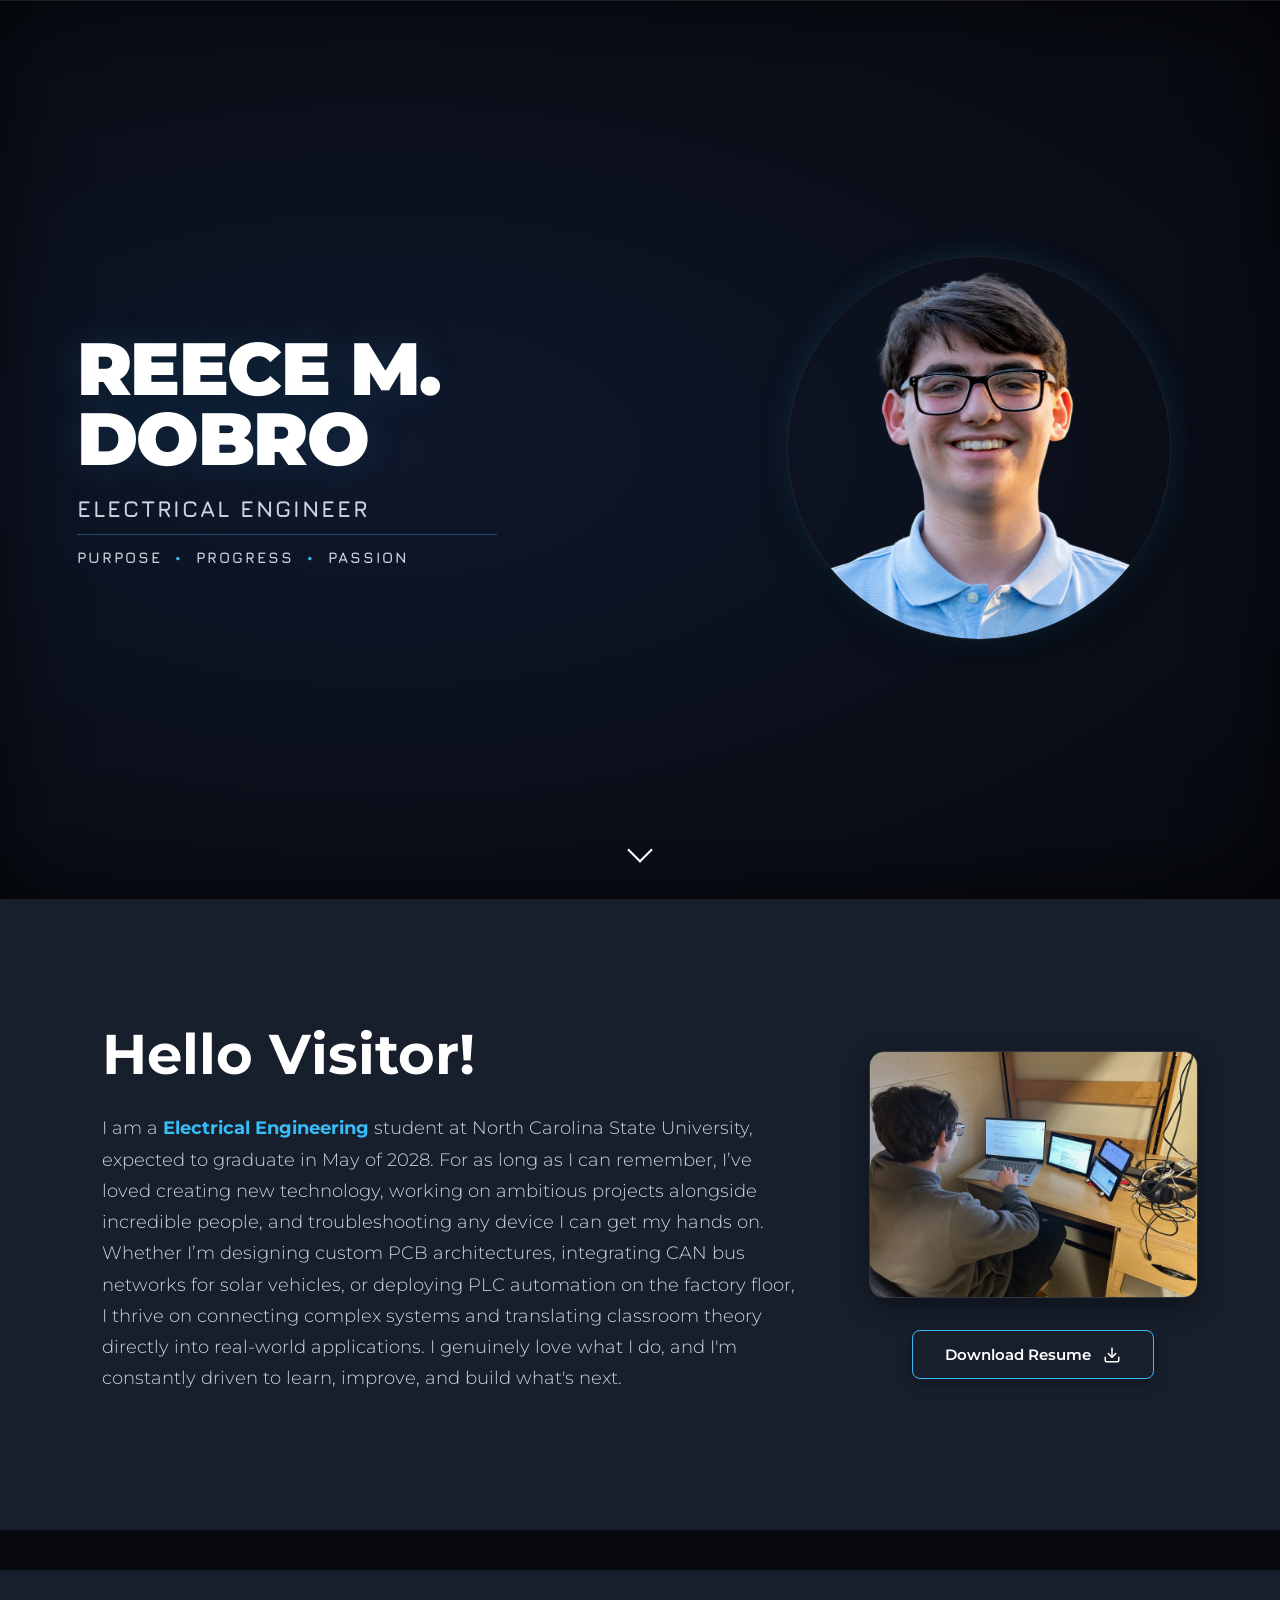
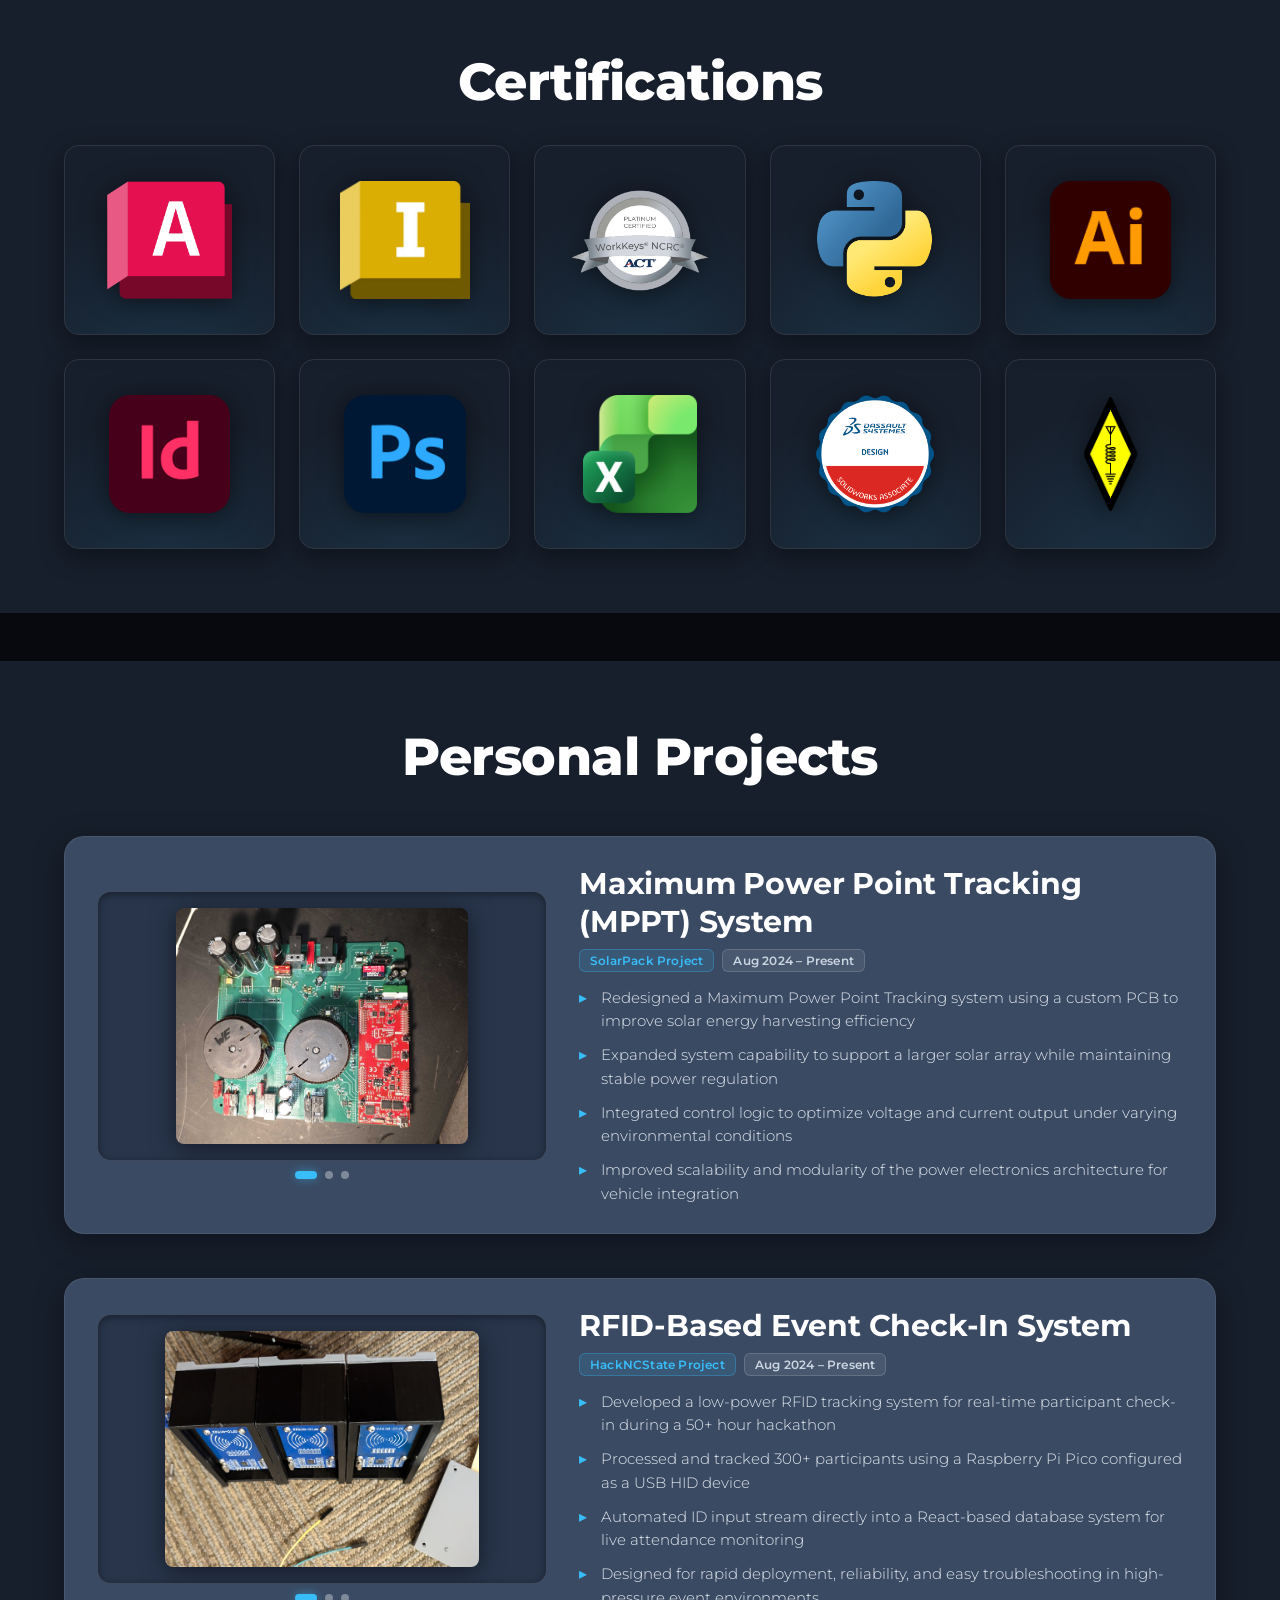
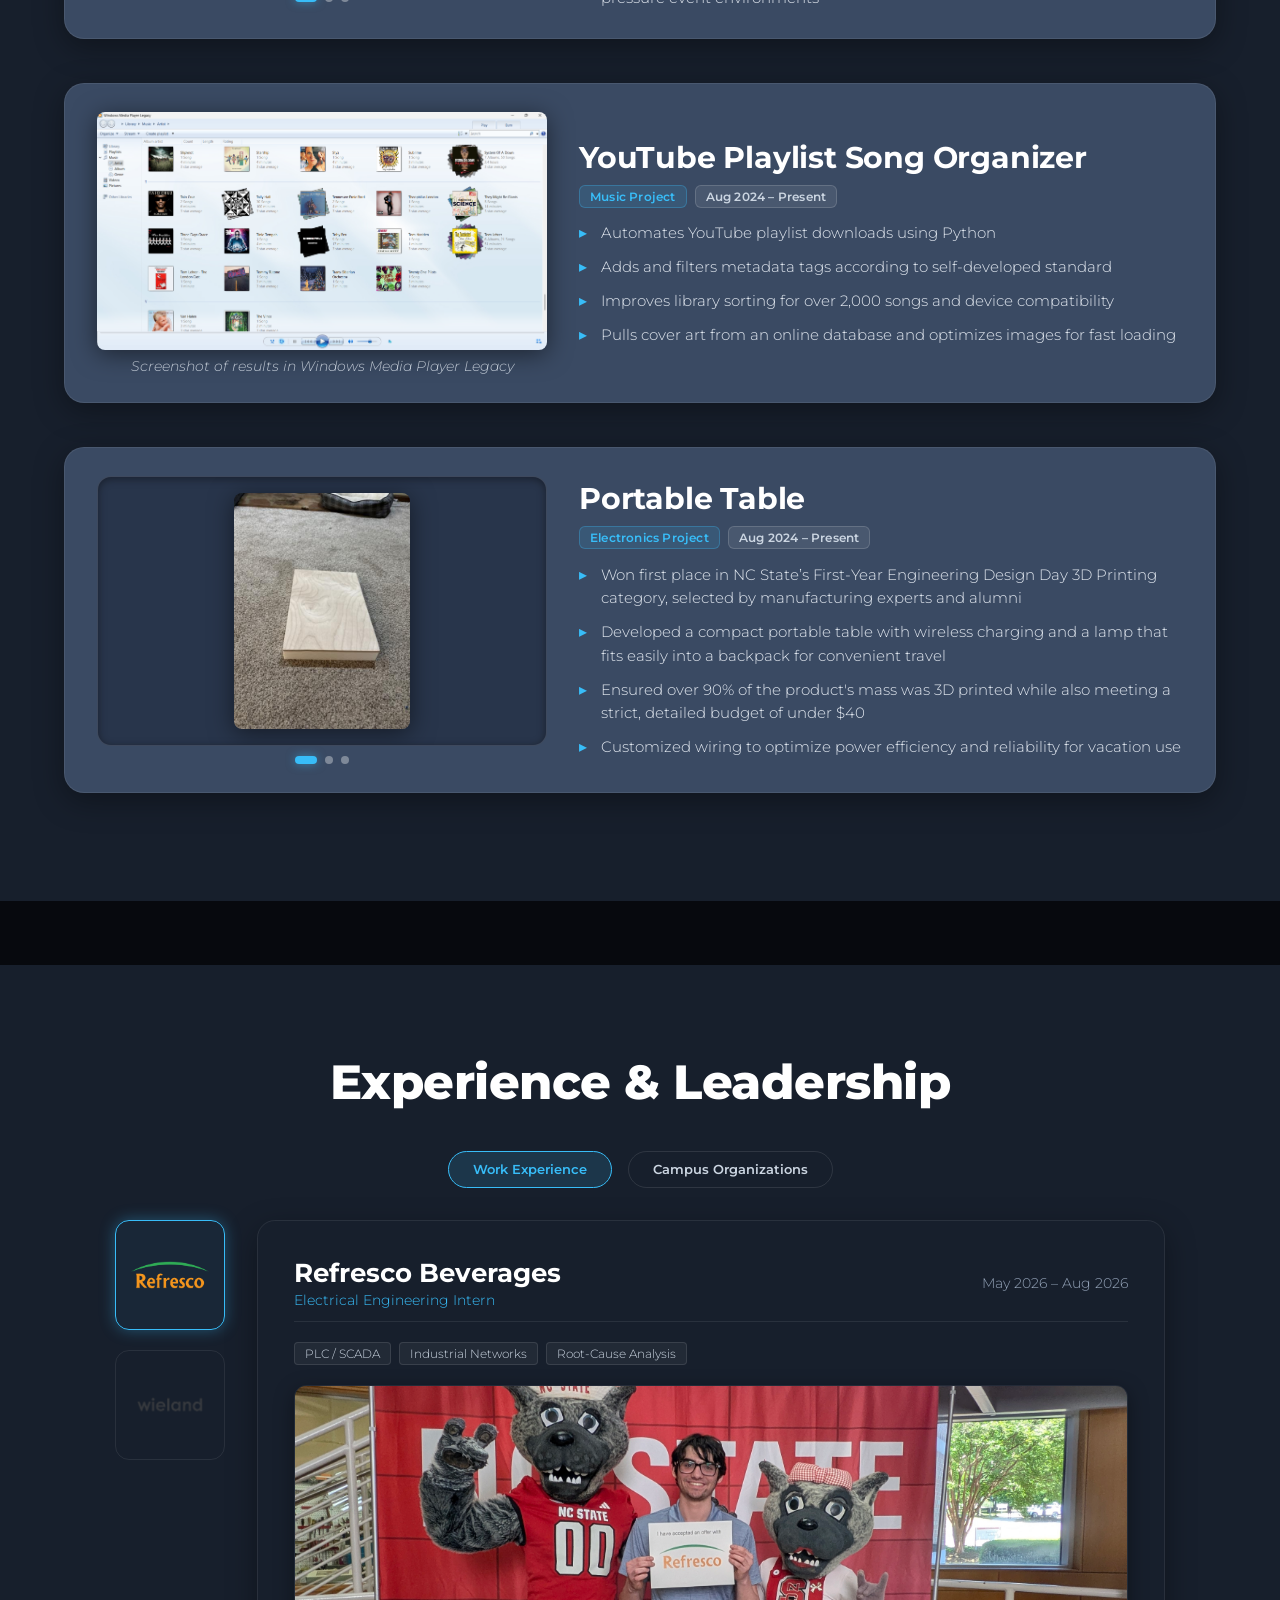
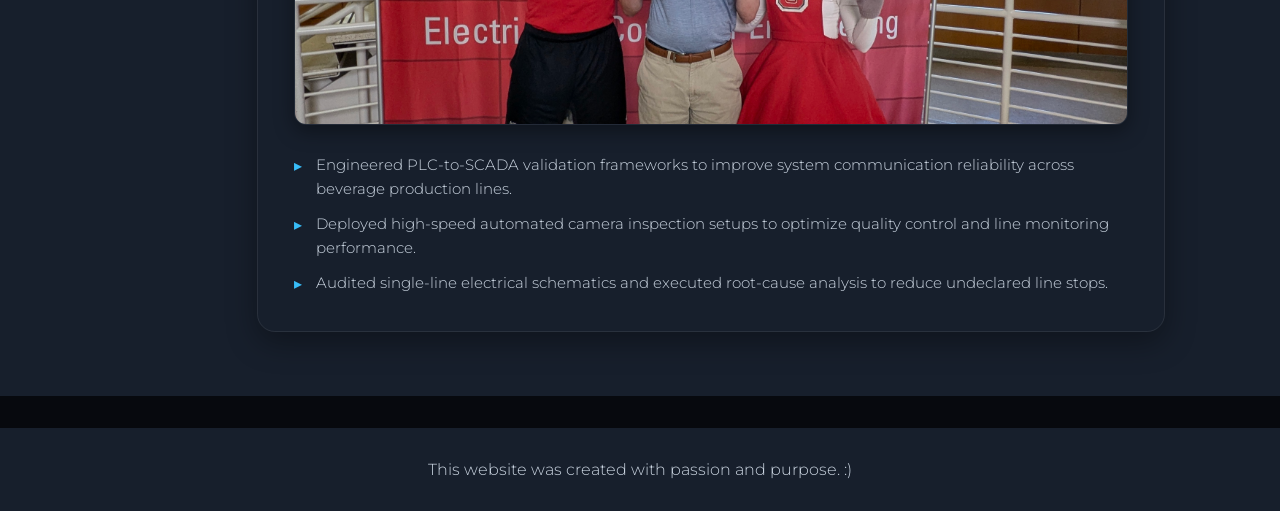
<file: index.html>
<!DOCTYPE html>
<html lang="en">
<head>
  <meta charset="UTF-8" />
  <meta name="viewport" content="width=device-width, initial-scale=1.0"/>
  <title>Reece Dobro</title>
  <link rel="icon" href="images/profile.png" type="image/png">
  <link href="https://fonts.googleapis.com/css2?family=Montserrat:wght@100;300;400;500;600;700&family=Jura:wght@100;300;400&display=swap" rel="stylesheet">  <link rel="stylesheet" href="style.css"> </head>
<body>

  <main>
    <section class="hero">
		<div class="hero-text">
		<h1>REECE M. <span class="accent-name">DOBRO</span></h1>
		
		<span class="hero-title">Electrical Engineer</span>
		<div class="hero-divider-subtle"></div>
		<p class="hero-tagline">Purpose <span>•</span> Progress <span>•</span> Passion</p>
		</div>
      <div class="hero-image">
	  <a href="https://www.linkedin.com/in/reece-dobro" target="_blank" rel="noopener noreferrer">
		<img src="images/profile.png" alt="Reece M. Dobro - Professional Profile Picture" />
	  </a>
	</div>
	  <div class="scroll-indicator">
		<div class="arrow"></div>
	  </div>
    </section>
    <section class="about-me" id="about">
      <div class="about-me-text">
        
<h2>Hello Visitor! </h2>
	<p>I am a <strong>Electrical Engineering</strong> student at North Carolina State University, expected to graduate in May of 2028. For as long as I can remember, I’ve loved creating new technology, working on ambitious projects alongside incredible people, and troubleshooting any device I can get my hands on. Whether I’m designing custom PCB architectures, integrating CAN bus networks for solar vehicles, or deploying PLC automation on the factory floor, I thrive on connecting complex systems and translating classroom theory directly into real-world applications. I genuinely love what I do, and I'm constantly driven to learn, improve, and build what's next.</p>        </div>
      <div class="about-me-image">
        <img src="images/about-me.jpg" alt="Reece M. Dobro - About Me Image" class="fade-in-on-scroll">
		<div class="hero-actions">
    <a href="resume.pdf" class="btn-resume" target="_blank" download>
      <span>Download Resume</span>
      <svg class="download-icon" viewBox="0 0 24 24" fill="none" stroke="currentColor" stroke-width="2" stroke-linecap="round" stroke-linejoin="round">
        <path d="M21 15v4a2 2 0 0 1-2 2H5a2 2 0 0 1-2-2v-4"></path>
        <polyline points="7 10 12 15 17 10"></polyline>
        <line x1="12" y1="15" x2="12" y2="3"></line>
      </svg>
    </a>
  </div>
      </div>
    </section>
	

<section class="certs">
  <h2 class="central-heading">Certifications</h2>
  <div class="cert-grid-container">
    <!-- Row 1 -->
    <div class="cert-grid-item">
      <img src="images/icon_1.png" alt="Autodesk AutoCAD">
      <div class="cert-overlay">
        <h3>Autodesk AutoCAD</h3>
        <p>Certified in 2022 by Certiport.</p>
      </div>
    </div>

    <div class="cert-grid-item">
      <img src="images/icon_2.png" alt="Autodesk Inventor">
      <div class="cert-overlay">
        <h3>Autodesk Inventor</h3>
        <p>Certified in 2023 by Certiport.</p>
      </div>
    </div>

    <div class="cert-grid-item">
      <img src="images/icon_3.png" alt="ACT WorkKeys">
      <div class="cert-overlay">
        <h3>ACT WorkKeys</h3>
        <p>Highest possible score achieved.</p>
      </div>
    </div>

    <div class="cert-grid-item">
      <img src="images/icon_4.png" alt="Python MTA">
      <div class="cert-overlay">
        <h3>Python MTA</h3>
        <p>Microsoft Certified in 2022.</p>
      </div>
    </div>

    <div class="cert-grid-item">
      <img src="images/icon_5.png" alt="Adobe Illustrator">
      <div class="cert-overlay">
        <h3>Adobe Illustrator</h3>
        <p>Certified in 2021 by Certiport.</p>
      </div>
    </div>

    <!-- Row 2 -->
    <div class="cert-grid-item">
      <img src="images/icon_6.png" alt="Adobe InDesign">
      <div class="cert-overlay">
        <h3>Adobe InDesign</h3>
        <p>Certified in 2021 by Certiport.</p>
      </div>
    </div>

    <div class="cert-grid-item">
      <img src="images/icon_8.png" alt="Adobe Premiere Pro">
      <div class="cert-overlay">
        <h3>Adobe Premiere Pro</h3>
        <p>Certified in 2023 by Certiport.</p>
      </div>
    </div>

    <div class="cert-grid-item">
      <img src="images/icon_7.png" alt="Microsoft Excel">
      <div class="cert-overlay">
        <h3>Microsoft Excel</h3>
        <p>Certified in 2021 by Certiport.</p>
      </div>
    </div>

    <div class="cert-grid-item">
      <img src="images/icon_9.png" alt="New Certification 1">
      <div class="cert-overlay">
        <h3>Solidworks CSWA</h3>
        <p>Certified in 2026 by Dassault Systèmes.</p>
      </div>
    </div>

    <div class="cert-grid-item">
      <img src="images/icon_10.png" alt="New Certification 2">
      <div class="cert-overlay">
        <h3>Ham Radio License</h3>
        <p>Certified in 2026 as a Ham Radio Technician.</p>
      </div>
    </div>
  </div>
</section>
	<section class="projects" id="projects">
  <h2 class="central-heading-major">Personal Projects</h2>

  <!-- Project 1: MPPT System -->
  <div class="project-card">
    <div class="slideshow-wrapper">
      <div class="slideshow-container mppt-slides">
        <div class="slide fade">
          <img src="images/mppt1.jpg" alt="MPPT PCB Design" loading="lazy">
        </div>
        <div class="slide fade">
          <img src="images/mppt2.jpg" alt="MPPT Testing Setup" loading="lazy">
        </div>
        <div class="slide fade">
          <img src="images/mppt3.png" alt="Solar Array Integration" loading="lazy">
        </div>
      </div>
      <div class="dots-container">
        <span class="dot mppt-dot" onclick="currentMPPTSlide(1)"></span>
        <span class="dot mppt-dot" onclick="currentMPPTSlide(2)"></span>
        <span class="dot mppt-dot" onclick="currentMPPTSlide(3)"></span>
      </div>
    </div>

    <div class="project-details">
      <h3 class="project-title">Maximum Power Point Tracking (MPPT) System</h3>
     <div class="project-tags">
    <span class="project-tag project-tag-type">SolarPack Project</span>
    <span class="project-tag project-tag-date">Aug 2024 – Present</span>
  </div>
      <ul>
        <li>Redesigned a Maximum Power Point Tracking system using a custom PCB to improve solar energy harvesting efficiency</li>
        <li>Expanded system capability to support a larger solar array while maintaining stable power regulation</li>
        <li>Integrated control logic to optimize voltage and current output under varying environmental conditions</li>
        <li>Improved scalability and modularity of the power electronics architecture for vehicle integration</li>
      </ul>
    </div>
  </div>

  <!-- Project 2: RFID Check-In -->
  <div class="project-card">
    <div class="slideshow-wrapper">
      <div class="slideshow-container rfid-slides">
        <div class="slide fade">
          <img src="images/rfid1.png" alt="RFID System Hardware" loading="lazy">
        </div>
        <div class="slide fade">
          <img src="images/rfid2.png" alt="Raspberry Pi Pico Setup" loading="lazy">
        </div>
        <div class="slide fade">
          <img src="images/rfid3.png" alt="RFID Circuit Schematic" loading="lazy">
        </div>
      </div>
      <div class="dots-container">
        <span class="dot rfid-dot" onclick="currentRFIDSlide(1)"></span>
        <span class="dot rfid-dot" onclick="currentRFIDSlide(2)"></span>
        <span class="dot rfid-dot" onclick="currentRFIDSlide(3)"></span>
      </div>
    </div>

    <div class="project-details">
      <h3 class="project-title">RFID-Based Event Check-In System</h3>
 <div class="project-tags">
    <span class="project-tag project-tag-type">HackNCState Project</span>
    <span class="project-tag project-tag-date">Aug 2024 – Present</span>
  </div>
      <ul>
        <li>Developed a low-power RFID tracking system for real-time participant check-in during a 50+ hour hackathon</li>
        <li>Processed and tracked 300+ participants using a Raspberry Pi Pico configured as a USB HID device</li>
        <li>Automated ID input stream directly into a React-based database system for live attendance monitoring</li>
        <li>Designed for rapid deployment, reliability, and easy troubleshooting in high-pressure event environments</li>
      </ul>
    </div>
  </div>

  <!-- Project 3: YouTube Song Organizer -->
  <div class="project-card">
    <div class="slideshow-wrapper">
      <div class="slide2">
        <img src="images/Music_project.png" alt="Offline Playlist Downloader Screenshot" loading="lazy">
        <p class="project-caption">Screenshot of results in Windows Media Player Legacy</p>
      </div>
    </div>

    <div class="project-details">
      <h3 class="project-title">YouTube Playlist Song Organizer</h3>
<div class="project-tags">
    <span class="project-tag project-tag-type">Music Project</span>
    <span class="project-tag project-tag-date">Aug 2024 – Present</span>
  </div>
        <ul>
        <li>Automates YouTube playlist downloads using Python</li>
        <li>Adds and filters metadata tags according to self-developed standard</li>
        <li>Improves library sorting for over 2,000 songs and device compatibility</li>
        <li>Pulls cover art from an online database and optimizes images for fast loading</li>
      </ul>
    </div>
  </div>

  <!-- Project 4: Portable Table -->
  <div class="project-card">
    <div class="slideshow-wrapper">
      <div class="slideshow-container table-slides">
        <div class="slide fade">
          <img src="images/desk1.jpg" alt="Portable Table CAD Design" loading="lazy">
        </div>
        <div class="slide fade">
          <img src="images/desk2.jpg" alt="Portable Table Prototype" loading="lazy">
        </div>
        <div class="slide fade">
          <img src="images/desk3.jpg" alt="Portable Table Features and Assembly" loading="lazy">
        </div>
      </div>
      <div class="dots-container">
        <span class="dot table-dot" onclick="currentTableSlide(1)"></span>
        <span class="dot table-dot" onclick="currentTableSlide(2)"></span>
        <span class="dot table-dot" onclick="currentTableSlide(3)"></span>
      </div>
    </div>

    <div class="project-details">
      <h3 class="project-title">Portable Table</h3>
		<div class="project-tags">
			<span class="project-tag project-tag-type">Electronics Project</span>
			<span class="project-tag project-tag-date">Aug 2024 – Present</span>
		</div>      
		<ul>
        <li>Won first place in NC State’s First-Year Engineering Design Day 3D Printing category, selected by manufacturing experts and alumni</li>
        <li>Developed a compact portable table with wireless charging and a lamp that fits easily into a backpack for convenient travel</li>
        <li>Ensured over 90% of the product's mass was 3D printed while also meeting a strict, detailed budget of under $40</li>
        <li>Customized wiring to optimize power efficiency and reliability for vacation use</li>
      </ul>
    </div>
  </div>
</section>
<section class="organizations">
  <h2 class="central-heading-major">Experience & Leadership</h2>

  <!-- Segmented Tab Toggle -->
  <div class="org-tabs">
    <button class="tab-btn active" data-category="work">Work Experience</button>
    <button class="tab-btn" data-category="clubs">Campus Organizations</button>
  </div>

  <div class="org-container">
    <!-- Left Navigation Sidebar -->
    <div class="org-logos">
      <!-- Work Experience Logos -->
      <div class="org-logo active" data-category="work" data-org="org-refresco">
        <img src="images/refresco.png" alt="Refresco Beverages Logo" />
      </div>
      <div class="org-logo" data-category="work" data-org="org-wieland">
        <img src="images/wieland.png" alt="Wieland Copper Products Logo" />
      </div>

      <!-- Campus Organization Logos (Hidden when 'work' tab is active) -->
      <div class="org-logo hidden" data-category="clubs" data-org="org-solarpack">
        <img src="images/solarpack.png" alt="NC State SolarPack Logo" />
      </div>
      <div class="org-logo hidden" data-category="clubs" data-org="org-council">
        <img src="images/council.png" alt="NC State Engineer's Council Logo" />
      </div>
      <div class="org-logo hidden" data-category="clubs" data-org="org-ieee">
        <img src="images/ieee.png" alt="IEEE Logo" />
      </div>
      <div class="org-logo hidden" data-category="clubs" data-org="org-hackncsu">
        <img src="images/hackncsu.png" alt="HackNC State Logo" />
      </div>
    </div>

    <!-- Right Details Display Panel -->
    <div class="org-info">
      <!-- Refresco -->
      <div class="org-details active" id="org-refresco">
        <div class="org-header">
          <div>
            <h3>Refresco Beverages</h3>
            <span class="org-subtitle">Electrical Engineering Intern</span>
          </div>
          <span class="org-date">May 2026 – Aug 2026</span>
        </div>
        <div class="tech-tags">
          <span>PLC / SCADA</span>
          <span>Industrial Networks</span>
          <span>Root-Cause Analysis</span>
        </div>
        <img src="images/refresco.jpg" alt="Refresco Facility" loading="lazy" />
        <ul>
          <li>Engineered PLC-to-SCADA validation frameworks to improve system communication reliability across beverage production lines.</li>
          <li>Deployed high-speed automated camera inspection setups to optimize quality control and line monitoring performance.</li>
          <li>Audited single-line electrical schematics and executed root-cause analysis to reduce undeclared line stops.</li>
        </ul>
      </div>

      <!-- Wieland -->
      <div class="org-details" id="org-wieland">
        <div class="org-header">
          <div>
            <h3>Wieland Copper Products</h3>
            <span class="org-subtitle">Process Engineering Intern</span>
          </div>
          <span class="org-date">Apr 2025 – Aug 2025</span>
        </div>
        <div class="tech-tags">
          <span>Additive Manufacturing</span>
          <span>Python</span>
          <span>Click PLC</span>
          <span>SAP ERP</span>
        </div>
        <img src="images/wie.jpg" alt="Wieland Facility" loading="lazy" />
        <ul>
          <li>Redesigned critical production components using additive manufacturing and reverse engineering, reducing tooling costs by 77%.</li>
          <li>Developed Python scripts to parse log data and isolate welding inefficiencies for plant engineers.</li>
          <li>Automated SAP Bill of Materials workflows to reduce manual entry errors and save ~$6,300 in labor costs.</li>
          <li>Spearheaded end-to-end development of an automated PLC cleaning cart, overseeing requirements gathering, electrical schematic drafting, physical fabrication, logic implementation, and operational testing.</li>
        </ul>
      </div>

      <!-- SolarPack -->
      <div class="org-details" id="org-solarpack">
        <div class="org-header">
          <div>
            <h3>NC State SolarPack</h3>
            <span class="org-subtitle">High Voltage Leader / Low Voltage Member</span>
          </div>
          <span class="org-date">Aug 2024 – Present</span>
        </div>
        <div class="tech-tags">
          <span>PCB Design</span>
          <span>Leadership</span>
          <span>CAN Bus</span>
          <span>High Voltage Systems</span>
        </div>
        <img src="images/solarpackmain.jpg" alt="SolarPack Vehicle" loading="lazy" />
        <ul>
          <li>Redesigned Maximum Power Point Tracker (MPPT) PCB to optimize energy conversion efficiency for solar vehicle array.</li>
          <li>Configured decentralized automotive communications via CAN bus for real-time telemetry and inter-module data exchange.</li>
          <li>Audited high-voltage safety interlocks and battery management system (BMS) wiring harnesses.</li>
        </ul>
      </div>

     <!-- Engineers Council -->
<div class="org-details" id="org-council">
  <div class="org-header">
    <div>
      <h3>NC State Engineer's Council</h3>
      <span class="org-subtitle">Webmaster & Committee Member</span>
    </div>
    <span class="org-date">Apr 2026 – Present</span>
  </div>
  <div class="tech-tags">
    <span>Web Development</span>
    <span>Google Sites</span>
    <span>GitHub Pages</span>
    <span>Event Operations</span>
  </div>
  <img src="images/council.jpg" alt="Engineers Council" loading="lazy" />
  <ul>
    <li>Managed web hosting transitions and site architecture updates for the Engineers Council platform.</li>
    <li>Served on the Academic and Professional Development Committee to coordinate student engineering events.</li>
  </ul>
</div>

<!-- IEEE -->
<div class="org-details" id="org-ieee">
  <div class="org-header">
    <div>
      <h3>NCSU IEEE</h3>
      <span class="org-subtitle">Technical Member – Open Project Space</span>
    </div>
    <span class="org-date">Aug 2024 – Dec 2025</span>
  </div>
  <div class="tech-tags">
    <span>Embedded Systems</span>
    <span>SPI / I2C</span>
    <span>Microcontrollers</span>
    <span>PID Control</span>
  </div>
  <img src="images/ieee.jpg" alt="IEEE Open Project Space" loading="lazy" />
  <ul>
    <li>Designed microcontroller circuits and configured SPI communication setups for embedded hardware projects.</li>
    <li>Engineered a PID-controlled energy-efficient room model to demonstrate precise environmental controls.</li>
  </ul>
</div>

<!-- HackNC State -->
<div class="org-details" id="org-hackncsu">
  <div class="org-header">
    <div>
      <h3>HackNC State</h3>
      <span class="org-subtitle">Logistics Organizer</span>
    </div>
    <span class="org-date">Aug 2025 – Present</span>
  </div>
  <div class="tech-tags">
    <span>Raspberry Pi Pico</span>
    <span>React</span>
    <span>RFID Systems</span>
    <span>Event Logistics</span>
  </div>
  <img src="images/hackncsu.jpg" alt="HackNC State Event" loading="lazy" />
  <ul>
    <li>Engineered a portable RFID check-in tracking system using a Raspberry Pi Pico and a React database.</li>
    <li>Managed event operations and hardware deployments to streamline check-in for 300+ participants.</li>
  </ul>
</div>
    </div>
  </div>
</section>
		<a href="writing-samples.html" class="writing-button">
	Writing Samples ->
	</a>
	
  </main>

  <footer>
    <p>This website was created with passion and purpose. :)</p>
    </footer>

 <script>
 // =========================
// FADE-IN ON SCROLL
// =========================
const fadeElements = document.querySelectorAll('.fade-in-on-scroll');

if (fadeElements.length) {
  const observer = new IntersectionObserver(entries => {
    entries.forEach(entry => {
      if (entry.isIntersecting) {
        entry.target.classList.add('visible');
        observer.unobserve(entry.target);
      }
    });
  }, {
    threshold: 0.5
  });

  fadeElements.forEach(el => observer.observe(el));
}


// =========================
// HERO SCROLL INDICATOR
// =========================
const indicator = document.querySelector('.scroll-indicator');

if (indicator) {
  window.addEventListener('scroll', () => {
    if (window.scrollY >= 250) {
      indicator.classList.add('hidden');
    } else {
      indicator.classList.remove('hidden');
    }
  });
}


// =========================
// SOCIAL SLIDESHOW
// =========================
let socialSlideIndex = 1;
showSocialSlides(socialSlideIndex);

function showSocialSlides(n) {
  let slides = document.getElementsByClassName("social-slide");
  let dots = document.getElementsByClassName("dot");

  if (!slides.length) return;

  if (n > slides.length) socialSlideIndex = 1;
  if (n < 1) socialSlideIndex = slides.length;

  for (let i = 0; i < slides.length; i++) {
    slides[i].style.display = "none";
  }

  for (let i = 0; i < dots.length; i++) {
    if (dots[i]) dots[i].classList.remove("active");
  }

  slides[socialSlideIndex - 1].style.display = "block";

  if (dots[socialSlideIndex - 1]) {
    dots[socialSlideIndex - 1].classList.add("active");
  }
}

function changeSocialSlide(n) {
  socialSlideIndex += n;
  showSocialSlides(socialSlideIndex);
}

function currentSocialSlide(n) {
  socialSlideIndex = n;
  showSocialSlides(socialSlideIndex);
}


// =========================
// GENERIC SLIDESHOW FACTORY
// =========================
function createSlideshow(containerSelector, interval = 6000) {
  let index = 0;

  const container = document.querySelector(containerSelector);
  if (!container) return;

  const slides = container.querySelectorAll(".slide");
  const dots = container.parentElement.querySelectorAll(".dot");

  function show(n) {
    index = (n + slides.length) % slides.length;

    slides.forEach(s => s.classList.remove("active"));
    dots.forEach(d => d.classList.remove("active"));

    slides[index].classList.add("active");
    if (dots[index]) dots[index].classList.add("active");
  }

  function next() {
    show(index + 1);
  }

  function goTo(n) {
    show(n - 1);
  }

  show(0);
  setInterval(next, interval);

  return { next, goTo };
}


// =========================
// WRITING BUTTON
// =========================
const writingButton = document.querySelector(".writing-button");

if (writingButton) {
  window.addEventListener("scroll", () => {
    const scrollY = window.scrollY;
    const windowHeight = window.innerHeight;
    const docHeight = document.documentElement.scrollHeight;

    const nearBottom = scrollY + windowHeight >= docHeight - 500;

    writingButton.classList.toggle("show", nearBottom);
  });
}


// =========================
// PROJECT SLIDESHOWS
// =========================
// Initialize slideshow instances
const mppt = document.querySelector(".mppt-slides") ? createSlideshow(".mppt-slides", 7000) : null;
const rfid = document.querySelector(".rfid-slides") ? createSlideshow(".rfid-slides", 7000) : null;
const table = document.querySelector(".table-slides") ? createSlideshow(".table-slides", 7000) : null;

// Global slide selection functions referenced by onclick attributes
function currentMPPTSlide(n) { if (mppt) mppt.goTo(n); }
function currentRFIDSlide(n) { if (rfid) rfid.goTo(n); }
function currentTableSlide(n) { if (table) table.goTo(n); }
document.addEventListener("DOMContentLoaded", () => {
  const tabBtns = document.querySelectorAll('.tab-btn');
  const logos = document.querySelectorAll('.org-logo');
  const details = document.querySelectorAll('.org-details');

  // Master switch for active organization state
  function showOrg(targetId) {
    details.forEach(d => d.classList.remove('active'));
    logos.forEach(l => l.classList.remove('active'));

    const targetDetail = document.getElementById(targetId);
    if (targetDetail) {
      targetDetail.classList.add('active');
    }

    const targetLogo = document.querySelector(`.org-logo[data-org="${targetId}"]`);
    if (targetLogo) {
      targetLogo.classList.add('active');
    }
  }

  // Filter logos by category tab and trigger first visible item
  function filterCategory(category) {
    let firstVisibleId = null;

    logos.forEach(logo => {
      const logoCategory = logo.getAttribute('data-category');
      
      if (logoCategory === category) {
        logo.classList.remove('hidden');
        if (!firstVisibleId) {
          firstVisibleId = logo.getAttribute('data-org');
        }
      } else {
        logo.classList.add('hidden');
      }
    });

    if (firstVisibleId) {
      showOrg(firstVisibleId);
    }
  }

  // Tab switcher click handlers
  tabBtns.forEach(btn => {
    btn.addEventListener('click', (e) => {
      e.preventDefault();
      tabBtns.forEach(b => b.classList.remove('active'));
      btn.classList.add('active');
      const category = btn.getAttribute('data-category');
      filterCategory(category);
    });
  });

  // Logo interaction handlers (click and desktop hover)
  logos.forEach(logo => {
    const orgId = logo.getAttribute('data-org');

    logo.addEventListener('click', (e) => {
      e.preventDefault();
      showOrg(orgId);
    });

    logo.addEventListener('mouseenter', () => {
      if (window.innerWidth > 768) {
        showOrg(orgId);
      }
    });
  });

  // Force default view on load
  filterCategory('work');
});
</script>

</body>
</html>
</file>
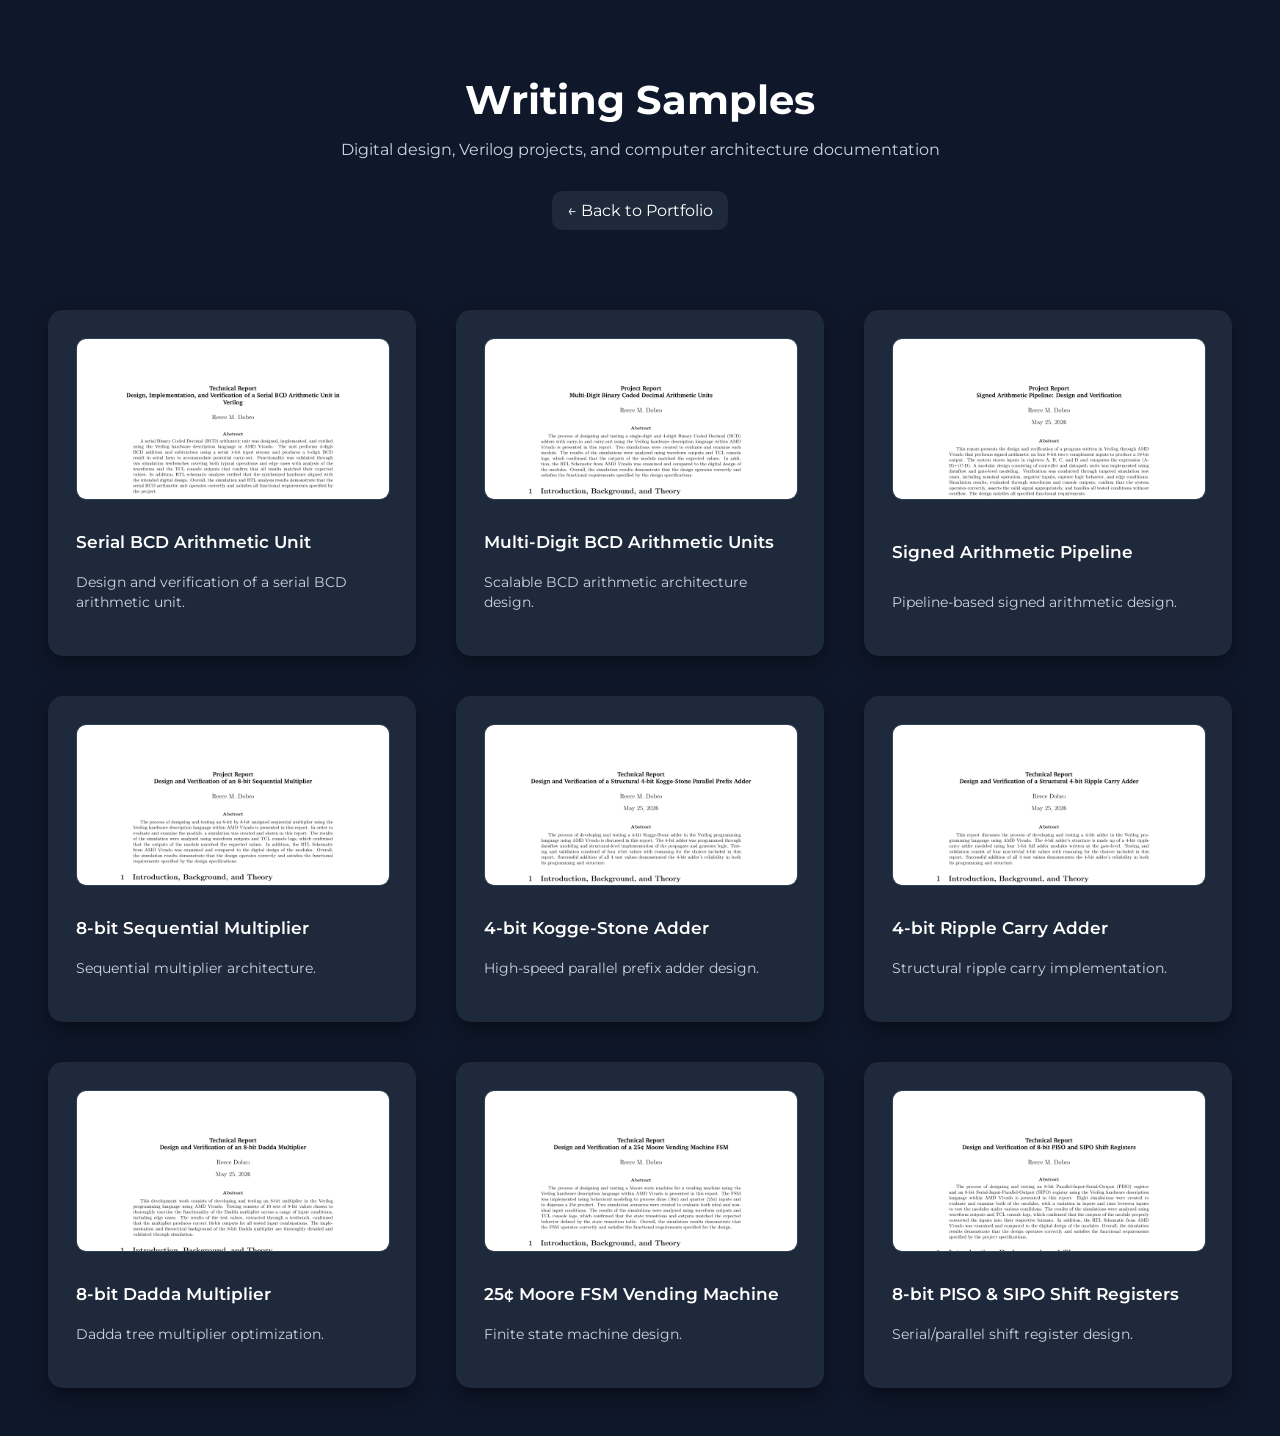
<file: writing-samples.html>
<!DOCTYPE html>
<html lang="en">
<head>
  <meta charset="UTF-8" />
  <meta name="viewport" content="width=device-width, initial-scale=1.0"/>
  <title>Writing Samples</title>
	<link rel="icon" href="images/profile.png" type="image/png">
  <link href="https://fonts.googleapis.com/css2?family=Montserrat:wght@300;500;600&display=swap" rel="stylesheet">

  <style>
    body {
      margin: 0;
      font-family: 'Montserrat', sans-serif;
      background-color: #0f172a;
      color: white;
    }

    header {
      text-align: center;
      padding: 3rem 1rem 1rem;
    }

    header h1 {
      font-size: 2.5rem;
      margin-bottom: 0.5rem;
    }

    header p {
      color: #cbd5e1;
    }

	 .container {
	  max-width: 1200px;
	  margin: auto;
	  padding: 3rem;

	  display: grid;
	  grid-template-columns: repeat(3, 1fr);
	  gap: 2.5rem;
	}

		.pdf-card {
	  background: #1e293b;
	  border-radius: 15px;
	  padding: 1.75rem;
	  box-shadow: 0 8px 20px rgba(0,0,0,0.4);

	  transition: transform 0.3s ease;
	  display: flex;
	  flex-direction: column;
	  justify-content: space-between;

	  gap: 0.75rem; 
	}
    .pdf-card:hover {
      transform: translateY(-5px);
    }

    /* THUMBNAIL FIX (top aligned) */
    .pdf-thumb {
      width: 100%;
      height: 160px;
      object-fit: cover;
      object-position: top; 
      border-radius: 10px;
      margin-bottom: 1.25rem;
      background: #0b1220;
      border: 1px solid #334155;
      transition: transform 0.3s ease;
    }
		

    .pdf-card:hover .pdf-thumb {
      transform: scale(1.02);
    }

    .pdf-title {
      font-size: 1.05rem;
      font-weight: 600;
      margin-bottom: 0.5rem;
    }

    .pdf-desc {
      font-size: 0.9rem;
      color: #cbd5e1;
      margin-bottom: 1rem;
      line-height: 1.4;
    }

    /* hidden buttons (now optional since click opens viewer) */
    .btn-row {
      display: flex;
      gap: 10px;
    }

    .btn {
      flex: 1;
      text-align: center;
      padding: 10px;
      border-radius: 8px;
      text-decoration: none;
      font-weight: 600;
      font-size: 0.85rem;
      transition: 0.3s;
    }

    .view {
      background: #003566;
      color: white;
    }

    .view:hover {
      background: #005bb5;
    }

    .download {
      background: #334155;
      color: white;
    }

    .download:hover {
      background: #475569;
    }

    .back {
      display: inline-block;
      margin: 1rem auto;
      text-align: center;
      color: white;
      text-decoration: none;
      background: #1e293b;
      padding: 10px 15px;
      border-radius: 10px;
    }

    .back:hover {
      background: #273549;
    }

    /* ===== MODAL PDF VIEWER ===== */
    .modal {
      display: none;
      position: fixed;
      top: 0;
      left: 0;
      width: 100%;
      height: 100%;
      background: rgba(0,0,0,0.85);
      z-index: 1000;
      justify-content: center;
      align-items: center;
    }

    .modal-content {
      width: 90%;
      height: 90%;
      background: #0f172a;
      border-radius: 10px;
      overflow: hidden;
      position: relative;
    }

    .close {
      position: absolute;
      top: 10px;
      right: 15px;
      font-size: 24px;
      cursor: pointer;
      color: white;
      z-index: 1001;
    }

    iframe {
      width: 100%;
      height: 100%;
      border: none;
    }
	
	@media (max-width: 768px) {
  .container {
    grid-template-columns: repeat(2, 1fr);
    padding: 1rem;
    gap: 1rem;
  }
}
  </style>
</head>

<body>

<header>
  <h1>Writing Samples</h1>
  <p>Digital design, Verilog projects, and computer architecture documentation</p>
  <a class="back" href="index.html">← Back to Portfolio</a>
</header>

<section class="container">

  <!-- CARD TEMPLATE (click opens PDF) -->

  <div class="pdf-card" onclick="openPDF('pdfs/serial_bcd.pdf')">
    <img class="pdf-thumb" loading="lazy" src="pdfs/thumbnails/serial_bcd.png">
    <div class="pdf-title">Serial BCD Arithmetic Unit</div>
    <div class="pdf-desc">Design and verification of a serial BCD arithmetic unit.</div>
  </div>

  <div class="pdf-card" onclick="openPDF('pdfs/multi_digit_bcd.pdf')">
    <img class="pdf-thumb" loading="lazy" src="pdfs/thumbnails/multi_digit_bcd.png">
    <div class="pdf-title">Multi-Digit BCD Arithmetic Units</div>
    <div class="pdf-desc">Scalable BCD arithmetic architecture design.</div>
  </div>

  <div class="pdf-card" onclick="openPDF('pdfs/signed_pipeline.pdf')">
    <img class="pdf-thumb" loading="lazy" src="pdfs/thumbnails/signed_pipeline.png">
    <div class="pdf-title">Signed Arithmetic Pipeline</div>
    <div class="pdf-desc">Pipeline-based signed arithmetic design.</div>
  </div>

  <div class="pdf-card" onclick="openPDF('pdfs/sequential_multiplier.pdf')">
    <img class="pdf-thumb" loading="lazy" src="pdfs/thumbnails/sequential_multiplier.png">
    <div class="pdf-title">8-bit Sequential Multiplier</div>
    <div class="pdf-desc">Sequential multiplier architecture.</div>
  </div>

  <div class="pdf-card" onclick="openPDF('pdfs/kogge_stone_adder.pdf')">
    <img class="pdf-thumb" loading="lazy" src="pdfs/thumbnails/kogge_stone_adder.png">
    <div class="pdf-title">4-bit Kogge-Stone Adder</div>
    <div class="pdf-desc">High-speed parallel prefix adder design.</div>
  </div>

  <div class="pdf-card" onclick="openPDF('pdfs/ripple_carry_adder.pdf')">
    <img class="pdf-thumb" loading="lazy" src="pdfs/thumbnails/ripple_carry_adder.png">
    <div class="pdf-title">4-bit Ripple Carry Adder</div>
    <div class="pdf-desc">Structural ripple carry implementation.</div>
  </div>

  <div class="pdf-card" onclick="openPDF('pdfs/dadda_multiplier.pdf')">
    <img class="pdf-thumb" loading="lazy" src="pdfs/thumbnails/dadda_multiplier.png">
    <div class="pdf-title">8-bit Dadda Multiplier</div>
    <div class="pdf-desc">Dadda tree multiplier optimization.</div>
  </div>

  <div class="pdf-card" onclick="openPDF('pdfs/vending_fsm.pdf')">
    <img class="pdf-thumb" loading="lazy" src="pdfs/thumbnails/vending_fsm.png">
    <div class="pdf-title">25¢ Moore FSM Vending Machine</div>
    <div class="pdf-desc">Finite state machine design.</div>
  </div>

  <div class="pdf-card" onclick="openPDF('pdfs/shift_registers.pdf')">
    <img class="pdf-thumb" loading="lazy" src="pdfs/thumbnails/shift_registers.png">
    <div class="pdf-title">8-bit PISO & SIPO Shift Registers</div>
    <div class="pdf-desc">Serial/parallel shift register design.</div>
  </div>

</section>

<!-- MODAL -->
<div id="pdfModal" class="modal">
  <div class="modal-content">
    <span class="close" onclick="closePDF()">&times;</span>
    <iframe id="pdfFrame"></iframe>
  </div>
</div>

<script>
  function openPDF(file) {
    document.getElementById("pdfFrame").src = file;
    document.getElementById("pdfModal").style.display = "flex";
  }

  function closePDF() {
    document.getElementById("pdfModal").style.display = "none";
    document.getElementById("pdfFrame").src = "";
  }

  window.onclick = function(event) {
    const modal = document.getElementById("pdfModal");
    if (event.target === modal) {
      closePDF();
    }
  }
</script>

</body>
</html>
</file>
<file: style.css>
/* #region 01 - VARIABLES & BASE RESET */
:root {
  /* Dark Background Surfaces */
  --bg-dark: #07090e;        /* Deep canvas background */
  --bg-surface: #0f172a;     /* Cards, containers, hero center */
  --bg-card: #171f2c;        /* Card background base */
  --bg-card-alt: #273549;    /* Secondary container fill */
  
  /* Text Tones */
  --text-primary: #ffffff;    /* High-contrast headers & main name */
  --text-secondary: #cbd5e1;  /* Subtitles, taglines, and body text */
  --text-muted: #64748b;      /* Footers, captions, and subtle metadata */
  
  /* Accents & Borders */
  --accent-cyan: #38bdf8;     /* Signature cyan highlights & divider lines */
  --accent-blue-dark: #003566;/* Button base gradient dark */
  --accent-blue-hover: #005bb5;/* Button hover state */
  --border-subtle: rgba(255, 255, 255, 0.08); /* Dark container outlines */
  --border-accent: rgba(56, 189, 248, 0.35);  /* Subtle cyan rules */
}

* {
  margin: 0;
  padding: 0;
  box-sizing: border-box;
}

html, body {
  width: 100%;
}

body {
  background-color: var(--bg-dark);
  font-family: 'Montserrat', sans-serif;
  font-weight: 300;
  overflow-x: hidden;
  color: var(--text-primary);
}

iframe {
  max-width: 100%;
}
/* #endregion */
/* #region 02 - KEYFRAME ANIMATIONS */
@keyframes fadeSlideIn {
  from {
    opacity: 0;
    transform: translateX(-100px);
  }
  to {
    opacity: 1;
    transform: translateX(0);
  }
}

@keyframes fadeSlideInRight {
  from {
    opacity: 0;
    transform: translateX(100px);
  }
  to {
    opacity: 1;
    transform: translateX(0);
  }
}

@keyframes fadeInAfterDelay {
  to {
    opacity: 1;
  }
}

@keyframes bounce {
  0%, 20%, 50%, 80%, 100% {
    transform: rotate(-45deg) translateY(0);
  }
  40% {
    transform: rotate(-45deg) translateY(8px);
  }
  60% {
    transform: rotate(-45deg) translateY(4px);
  }
}

@keyframes fadeEffect {
  from { opacity: 0.2; }
  to { opacity: 1; }
}

@keyframes fadeIn {
  from {
    opacity: 0;
  }
  to {
    opacity: 1;
  }
}
/* #endregion */
/* #region 03 - HERO SECTION */
.hero {
  position: relative;
  display: flex;
  align-items: center;
  justify-content: space-between;
  min-height: 100vh;
  padding: 0 6vw;
  gap: 3rem;
  
  /* Radial depth background & clean border outlines */
  background: radial-gradient(ellipse at 30% 50%, var(--bg-surface) 0%, var(--bg-dark) 100%);
  border-top: 1px solid var(--border-subtle);
  border-bottom: 1px solid var(--border-subtle);
  box-shadow: inset 0 0 80px rgba(0, 0, 0, 0.6);
}

.hero-text {
  flex: 1;
  display: flex;
  flex-direction: column;
  justify-content: center;
  opacity: 0;
  animation: fadeIn 0.8s ease forwards;
}

/* 1. Name */
.hero-text h1 {
  font-size: clamp(2.8rem, 5.8vw, 5.5rem);
  font-family: 'Montserrat', sans-serif;
  font-weight: 900;
  letter-spacing: -1.5px;
  line-height: 0.95;
  color: var(--text-primary);
  margin: 0 0 1.25rem 0;
  text-shadow: 0 0 40px rgba(56, 189, 248, 0.15);
}

/* 2. Electrical Engineer */
.hero-title {
  display: block;
  font-family: 'Jura', sans-serif;
  font-size: clamp(1.25rem, 1.8vw, 1.85rem);
  font-weight: 700;
  text-transform: uppercase;
  letter-spacing: 2px;
  color: var(--text-secondary);
  margin: 0;
}

/* 3. Solid Sub-Divider Line */
.hero-divider-subtle {
  width: 100%;
  max-width: 420px;
  height: 1px;
  background: var(--border-accent);
  margin: 0.75rem 0 0.85rem 0;
}

/* 4. Tagline */
.hero-tagline {
  font-size: clamp(0.95rem, 1.2vw, 1.15rem);
  font-family: 'Jura', sans-serif;
  font-weight: 700;
  color: var(--text-secondary);
  letter-spacing: 2px;
  text-transform: uppercase;
  margin: 0;
}

.hero-tagline span {
  color: var(--accent-cyan);
  margin: 0 6px;
}



.hero-image {
  flex: 1;
  display: flex;
  justify-content: flex-end;
  align-items: center;
  padding-right: 2rem;
  min-width: 250px;
  opacity: 0;
  transform: translateX(100px);
  animation: fadeSlideInRight 1.2s ease forwards;
  animation-delay: 1.2s;
}

/* Headshot Glow */
.hero-image img {
  width: clamp(260px, 30vw, 1000px);
  height: clamp(260px, 30vw, 1000px);
  border-radius: 50%;
  object-fit: cover;
  border: 1px solid var(--border-subtle);
  box-shadow: 0 0 30px rgba(56, 189, 248, 0.15),
              0 10px 30px rgba(0, 0, 0, 0.5);
  transition: transform 0.4s ease, box-shadow 0.4s ease;
}

.hero-image img:hover {
  transform: scale(1.02);
  box-shadow: 0 0 45px rgba(56, 189, 248, 0.3),
              0 15px 35px rgba(0, 0, 0, 0.7);
}
/* #endregion */
/* #region 04 - SCROLL INDICATOR */
.scroll-indicator {
  position: absolute;
  bottom: 40px;
  left: 50%;
  transform: translateX(-50%);
  display: flex;
  flex-direction: column;
  align-items: center;
  color: var(--text-primary);
}

.scroll-indicator .arrow {
  width: 18px;
  height: 18px;
  margin: 8px auto 0;
  border-left: 2px solid var(--text-primary);
  border-bottom: 2px solid var(--text-primary);
  transform: rotate(-45deg);
  opacity: 0;
  animation: fadeInAfterDelay 1s forwards, bounce 1.5s infinite;
  animation-delay: 4s, 0s;
}

.scroll-indicator.hidden {
  opacity: 0;
  pointer-events: none;
}
/* #endregion */
/* #region 05 - ABOUT SECTION */

.about-me {
  display: flex;
  align-items: center;
  justify-content: center;
  padding: 5rem 5vw;
  background-color: var(--bg-card);
  gap: 3rem;
  flex-wrap: wrap;
  min-height: 70vh;
}

.about-me-text {
  margin-left: 3vw;
  flex: 4;
  min-width: 300px;
  max-width: 700px;
  text-align: left;
}

.about-me-text h2 {
  font-family: 'Montserrat', sans-serif;
  font-size: clamp(2rem, 5vw, 3.5rem);
  margin-bottom: 1.5rem;
  color: var(--text-primary);
}

.about-me-text p {
  font-size: 1.15rem;
  line-height: 1.7;
  margin-bottom: 1rem;
  color: var(--text-secondary);
}

.about-me-text strong {
  color: var(--accent-cyan);
}

.about-me-image {
  flex: 1;
  display: flex;
  justify-content: center;
  align-items: center;
  min-width: 250px;
  text-align: center;
  flex-direction: column;
}

.about-me-image img {
  width: 90%;
  max-width: 500px;
  border-radius: 15px;
  box-shadow: 0 8px 25px rgba(0, 0, 0, 0.4);
  border: 1px solid var(--border-color, rgba(255, 255, 255, 0.1));
  opacity: 0;
  transition: opacity 1s ease-out;
}

.about-me-image img.fade-in-on-scroll.visible {
  opacity: 1;
}

/* Action Button */
.hero-actions {
  margin-top: 2rem;
  display: flex;
  align-items: center;
  justify-content: center;
}

.btn-resume {
  display: inline-flex;
  align-items: center;
  gap: 0.75rem;
  padding: 14px 32px;
  background: var(--accent-blue);
  color: #ffffff;
  font-weight: 600;
  font-family: 'Montserrat', sans-serif;
  font-size: 0.95rem;
  text-decoration: none;
  border-radius: 8px;
  border: 1px solid var(--accent-cyan);
  box-shadow: 0 4px 14px rgba(0, 0, 0, 0.3);
  transition: all 0.3s ease;
}

.btn-resume:hover {
  background: var(--accent-blue-hover);
  border-color: var(--accent-cyan);
  box-shadow: 0 0 20px rgba(56, 189, 248, 0.35);
  transform: translateY(-2px);
}

.download-icon {
  width: 18px;
  height: 18px;
  stroke: currentColor;
  transition: transform 0.3s ease;
}

.btn-resume:hover .download-icon {
  transform: translateY(2px);
}
/* #endregion */
/* #region 06 - PROJECTS SECTION & SLIDESHOW */
.projects {
  /* Added margin-top to separate from previous section */
  margin-top: 3rem; 
  padding-top: 3rem;
  padding: 1.5rem 5vw 4rem;
  background-color: var(--bg-card);
  position: relative;
}

.central-heading-major {
  text-align: center;
  font-family: 'Montserrat', sans-serif;
  font-size: clamp(2.25rem, 5vw, 3.25rem);
  font-weight: 800;
  letter-spacing: -0.5px;
  margin: 2.5rem 0 3rem;
  color: var(--text-primary);
}

.project-card {
  display: flex;
  align-items: stretch; /* Aligns side height so text fills card balance */
  gap: 2rem;
  margin-bottom: 2.75rem;
  flex-wrap: nowrap;
  padding: 1.75rem 2rem; /* Tightened padding prevents dead space */
  border-radius: 20px;
  background-color: #3a4a63;
  border: 1px solid rgba(255, 255, 255, 0.08);
  box-shadow: 0 8px 30px rgba(0, 0, 0, 0.35);
  transition: transform 0.35s cubic-bezier(0.16, 1, 0.3, 1), 
              box-shadow 0.35s cubic-bezier(0.16, 1, 0.3, 1), 
              border-color 0.35s ease;
  position: relative;
  overflow: hidden;
}

.project-card:hover {
  transform: translateY(-6px);
  border-color: var(--accent-cyan, #38bdf8);
  box-shadow: 0 16px 40px rgba(0, 0, 0, 0.5), 
              0 0 20px rgba(56, 189, 248, 0.15);
}

.slideshow-wrapper {
  display: flex;
  flex-direction: column;
  align-items: center;
  justify-content: center;
  width: 450px; /* Reduced width balances against 4 bullet points */
  flex-shrink: 0;
  margin: 0;
}

.slideshow-container {
  position: relative;
  width: 100%;
  height: 270px; /* Adjusted height keeps vertical alignment tight */
  overflow: hidden;
  border-radius: 14px;
  background-color: rgba(15, 23, 42, 0.4);
  border: 1px solid rgba(255, 255, 255, 0.1);
  box-shadow: inset 0 2px 8px rgba(0, 0, 0, 0.4);
}

.slide {
  position: absolute;
  inset: 0;
  opacity: 0;
  transform: scale(0.97);
  transition: opacity 0.5s ease, transform 0.5s ease;
  pointer-events: none;
  display: flex;
  align-items: center;
  justify-content: center;
  padding: 1rem;
}

.slide.active {
  opacity: 1;
  transform: scale(1);
  pointer-events: auto;
}

.slide img,
.slide2 img {
  max-width: 100%;
  max-height: 100%;
  width: auto;
  height: auto;
  object-fit: contain;
  display: block;
  margin: auto;
  border-radius: 8px;
  filter: drop-shadow(0 4px 12px rgba(0, 0, 0, 0.5));
}

.slide2 {
  width: 100%;
  display: flex;
  flex-direction: column;
  align-items: center;
}

.dots-container {
  margin-top: 10px;
  display: flex;
  justify-content: center;
  align-items: center;
  gap: 8px;
  width: 100%;
}

.dot {
  height: 8px;
  width: 8px;
  background-color: rgba(255, 255, 255, 0.35);
  border-radius: 50%;
  cursor: pointer;
  transition: all 0.3s cubic-bezier(0.16, 1, 0.3, 1);
}

.dot:hover {
  background-color: rgba(255, 255, 255, 0.75);
  transform: scale(1.25);
}

.dot.active {
  background-color: var(--accent-cyan, #38bdf8);
  width: 22px;
  border-radius: 10px;
  box-shadow: 0 0 10px rgba(56, 189, 248, 0.5);
}

.project-details {
  flex: 1;
  width: 100%;
  display: flex;
  flex-direction: column;
  justify-content: center; /* Vertically centers text in available space */
  box-sizing: border-box;
}

.project-caption {
  color: var(--text-secondary, #94a3b8);
  font-size: 0.85rem;
  margin-top: 0.5rem;
  text-align: center;
  font-style: italic;
}

.project-title {
  font-family: 'Montserrat', sans-serif;
  font-weight: 700;
  font-size: clamp(1.25rem, 2.5vw, 1.9rem);
  margin-bottom: 0.5rem;
  color: #ffffff;
  letter-spacing: -0.2px;
  line-height: 1.25;
}

/* Tag Container Layout */
.project-tags {
  display: flex;
  flex-wrap: wrap;
  gap: 0.5rem;
  margin-bottom: 0.85rem;
}

/* Base Tag Styling */
.project-tag {
  display: inline-flex;
  align-items: center;
  font-weight: 600;
  font-size: 0.775rem;
  padding: 3px 10px;
  border-radius: 6px;
  letter-spacing: 0.2px;
  font-family: 'Montserrat', sans-serif;
}

/* Project Category / Type Tag */
.project-tag-type {
  background-color: rgba(56, 189, 248, 0.12);
  color: var(--accent-cyan, #38bdf8);
  border: 1px solid rgba(56, 189, 248, 0.3);
}

/* Date Range Tag */
.project-tag-date {
  background-color: rgba(255, 255, 255, 0.08);
  color: #cbd5e1;
  border: 1px solid rgba(255, 255, 255, 0.15);
}

.project-details ul {
  list-style: none;
  padding-left: 0;
  margin: 0;
  display: flex;
  flex-direction: column;
  gap: 0.65rem; /* Evenly spaces bullets across full box height */
}

.project-details li {
  position: relative;
  padding-left: 1.35rem;
  margin-bottom: 0;
  font-size: 0.95rem;
  line-height: 1.55;
  color: #e2e8f0;
}

/* Custom Cyan Bullet Markers */
.project-details li::before {
  content: '▸';
  position: absolute;
  left: 0;
  color: var(--accent-cyan, #38bdf8);
  font-size: 1rem;
  line-height: 1.55;
}

.fade {
  animation: fadeEffect 0.6s ease-in-out;
}

/* Responsive adjustments */
@media (max-width: 1024px) {
  .project-card {
    flex-direction: column;
    align-items: stretch;
    padding: 1.5rem;
    gap: 1.25rem;
  }

  .slideshow-wrapper {
    width: 100%;
    margin-bottom: 0;
  }

  .slideshow-container {
    height: 250px;
  }
}
/* #endregion */
/* #region 07 - ORGANIZATIONS SECTION */
.organizations {
  margin-top: 4rem;
  background-color: var(--bg-card);
  padding: 3rem 5vw 4rem 5vw;
  color: var(--text-secondary);
  position: relative;
}

.organizations .central-heading-major {
  font-family: 'Montserrat', sans-serif;
  font-size: clamp(2rem, 4vw, 3rem);
  font-weight: 800;
  margin-bottom: 2.5rem;
  color: var(--text-primary);
  text-align: center;
}

.org-container {
  display: flex;
  justify-content: center;
  align-items: stretch;
  gap: 2rem;
  max-width: 1050px;
  margin: 0 auto;
}

/* Logo Navigation Sidebar */
.org-logos {
  display: flex;
  flex-direction: column;
  gap: 1.25rem;
  width: 110px;
  align-items: center;
  flex-shrink: 0;
}

.org-logo {
  width: 100%;
  aspect-ratio: 1;
  border-radius: 14px;
  overflow: hidden;
  background-color: var(--bg-main);
  border: 1px solid rgba(255, 255, 255, 0.08);
  cursor: pointer;
  padding: 0.75rem;
  box-sizing: border-box;
  display: flex;
  align-items: center;
  justify-content: center;
  transition: transform 0.3s ease, border-color 0.3s ease, box-shadow 0.3s ease;
}

/* All logo images default to grayscale until hovered or active */
.org-logo img {
  max-width: 100%;
  max-height: 100%;
  object-fit: contain;
  filter: grayscale(100%) opacity(0.6);
  transition: filter 0.3s ease, transform 0.3s ease;
}

/* Logos illuminate only on hover or when actively selected */
.org-logo:hover img,
.org-logo.active img {
  filter: grayscale(0%) opacity(1);
}

.org-logo:hover {
  transform: translateY(-2px);
  border-color: rgba(56, 189, 248, 0.4);
  box-shadow: 0 4px 15px rgba(0, 0, 0, 0.3);
}

.org-logo.active {
  border-color: var(--accent-cyan, #38bdf8);
  box-shadow: 0 0 15px rgba(56, 189, 248, 0.35);
  background-color: rgba(56, 189, 248, 0.05);
}

/* Active Selected Logo Highlight */
.org-logo.active {
  border-color: var(--accent-cyan, #38bdf8);
  box-shadow: 0 0 15px rgba(56, 189, 248, 0.35);
  background-color: rgba(56, 189, 248, 0.05);
}

/* Content Container Display Area */
.org-info {
  flex: 1;
  background-color: var(--bg-main);
  border-radius: 18px;
  padding: 2.25rem;
  min-height: 420px;
  border: 1px solid rgba(255, 255, 255, 0.08);
  box-shadow: 0 10px 30px rgba(0, 0, 0, 0.35);
  display: flex;
  flex-direction: column;
  justify-content: center;
}

.org-details {
  display: none;
  animation: fadeIn 0.4s cubic-bezier(0.16, 1, 0.3, 1);
}

.org-details.active {
  display: block;
}

/* Organization Title & Role Header */
.org-header {
  display: flex;
  justify-content: space-between;
  align-items: center;
  flex-wrap: wrap;
  gap: 0.5rem;
  margin-bottom: 1.25rem;
  border-bottom: 1px solid rgba(255, 255, 255, 0.08);
  padding-bottom: 0.75rem;
}

.org-details h3 {
  font-family: 'Montserrat', sans-serif;
  font-size: clamp(1.35rem, 2vw, 1.75rem);
  font-weight: 700;
  color: #ffffff;
  margin: 0;
}
/* Tab Buttons */
.org-tabs {
  display: flex;
  justify-content: center;
  gap: 1rem;
  margin-bottom: 2rem;
}

.tab-btn {
  background: var(--bg-main);
  color: var(--text-secondary);
  border: 1px solid rgba(255, 255, 255, 0.1);
  padding: 0.6rem 1.5rem;
  border-radius: 30px;
  font-family: 'Montserrat', sans-serif;
  font-weight: 600;
  cursor: pointer;
  transition: all 0.3s ease;
}

.tab-btn:hover {
  border-color: rgba(56, 189, 248, 0.4);
  color: #fff;
}

.tab-btn.active {
  background: rgba(56, 189, 248, 0.15);
  color: var(--accent-cyan, #38bdf8);
  border-color: var(--accent-cyan, #38bdf8);
}

/* Category Hiding */
.org-logo.hidden {
  display: none !important;
}

/* Header & Date Styling */
.org-subtitle {
  display: block;
  font-size: 0.9rem;
  color: var(--accent-cyan, #38bdf8);
  margin-top: 0.2rem;
}

.org-date {
  font-size: 0.85rem;
  color: #94a3b8;
}

/* Technology Badges */
.tech-tags {
  display: flex;
  flex-wrap: wrap;
  gap: 0.5rem;
  margin-bottom: 1.25rem;
}

.tech-tags span {
  font-size: 0.75rem;
  background-color: rgba(255, 255, 255, 0.05);
  border: 1px solid rgba(255, 255, 255, 0.1);
  color: #cbd5e1;
  padding: 3px 10px;
  border-radius: 4px;
}
.org-role-tag {
  font-family: 'Montserrat', sans-serif;
  font-size: 0.8rem;
  font-weight: 600;
  color: var(--accent-cyan, #38bdf8);
  background-color: rgba(56, 189, 248, 0.1);
  padding: 4px 12px;
  border-radius: 6px;
  border: 1px solid rgba(56, 189, 248, 0.25);
}

/* Increases the maximum height of the featured section image */
.org-details img {
  width: 100%;
  max-height: 340px; /* Increased from 240px to give more vertical space */
  object-fit: cover;
  border-radius: 12px;
  margin-bottom: 1.5rem;
  border: 1px solid rgba(255, 255, 255, 0.05);
  box-shadow: 0 6px 20px rgba(0, 0, 0, 0.4);
}

/* Structured Bulleted Information */
.org-details ul {
  list-style: none;
  padding-left: 0;
  margin: 0;
  display: flex;
  flex-direction: column;
  gap: 0.65rem;
}

.org-details li {
  position: relative;
  padding-left: 1.35rem;
  font-size: 0.95rem;
  line-height: 1.6;
  color: #cbd5e1;
}

.org-details li::before {
  content: '▸';
  position: absolute;
  left: 0;
  color: var(--accent-cyan, #38bdf8);
  font-size: 1rem;
  line-height: 1.6;
}

@keyframes fadeIn {
  from {
    opacity: 0;
    transform: translateY(4px);
  }
  to {
    opacity: 1;
    transform: translateY(0);
  }
}

/* Responsive adjustments */
@media (max-width: 868px) {
  .org-container {
    flex-direction: column;
  }

  .org-logos {
    flex-direction: row;
    width: 100%;
    overflow-x: auto;
    justify-content: flex-start;
    padding-bottom: 0.5rem;
  }

  .org-logo {
    width: 75px;
    height: 75px;
    flex-shrink: 0;
  }

  .org-info {
    padding: 1.5rem;
    min-height: auto;
  }

  .org-header {
    flex-direction: column;
    align-items: flex-start;
  }
}
/* #endregion */
/* #region 08 - CERTIFICATIONS GRID */
.central-heading {
  text-align: center;
  padding-top: 5rem;
  font-family: 'Montserrat', sans-serif;
  font-size: clamp(2.25rem, 5vw, 3.25rem);
  font-weight: 800;
  letter-spacing: -0.5px;
  margin: 2.5rem 0 1rem;
  color: var(--text-primary);
}

.certs {
  background-color: var(--bg-card);
  padding-bottom: 4rem;
  position: relative;
}

.cert-grid-container {
  margin-top: 2rem;
  display: grid;
  grid-template-columns: repeat(5, 1fr);
  gap: 1.5rem;
  padding: 0 5vw;
  max-width: 1400px;
  margin-left: auto;
  margin-right: auto;
}

.cert-grid-item {
  position: relative;
  border-radius: 15px;
  overflow: hidden;
  background-color: var(--bg-main);
  border: 1px solid var(--border-color, rgba(255, 255, 255, 0.1));
  box-shadow: 0 8px 25px rgba(0, 0, 0, 0.4);
  display: flex;
  justify-content: center;
  align-items: center;
  height: 190px;
  padding: 1.25rem;
  transition: all 0.4s cubic-bezier(0.16, 1, 0.3, 1);
  cursor: pointer;
}

/* Base card background glow effect */
.cert-grid-item::after {
  content: '';
  position: absolute;
  inset: 0;
  background: radial-gradient(circle at 50% 120%, rgba(56, 189, 248, 0.12), transparent 70%);
  pointer-events: none;
  z-index: 0;
}

/* Hover radial cyan pulse behind image */
.cert-grid-item::before {
  content: '';
  position: absolute;
  top: 50%;
  left: 50%;
  width: 70%;
  height: 70%;
  background: radial-gradient(circle, var(--accent-cyan) 0%, transparent 70%);
  transform: translate(-50%, -50%) scale(0.8);
  opacity: 0;
  transition: all 0.4s ease;
  pointer-events: none;
  z-index: 1;
}

.cert-grid-item img {
  max-width: 80%;
  max-height: 80%;
  width: auto;
  height: auto;
  object-fit: contain;
  display: block;
  position: relative;
  z-index: 2;
  filter: drop-shadow(0 4px 12px rgba(0, 0, 0, 0.5));
  transition: transform 0.4s cubic-bezier(0.16, 1, 0.3, 1), filter 0.4s ease;
}

/* Hover Card State */
.cert-grid-item:hover {
  transform: translateY(-6px);
  border-color: var(--accent-cyan);
  box-shadow: 0 12px 30px -5px rgba(56, 189, 248, 0.35);
}

.cert-grid-item:hover::before {
  opacity: 0.3;
  transform: translate(-50%, -50%) scale(1.2);
}

.cert-grid-item:hover img {
  transform: scale(1.08);
  filter: drop-shadow(0 8px 20px rgba(0, 0, 0, 0.7));
}

/* Overlay with high-contrast text overlay */
.cert-overlay {
  position: absolute;
  inset: 0;
  display: flex;
  flex-direction: column;
  justify-content: center;
  align-items: center;
  /* Darkened backdrop overlay for high legibility */
  background: rgba(11, 15, 25, 0.94);
  backdrop-filter: blur(10px);
  -webkit-backdrop-filter: blur(10px);
  padding: 1.25rem;
  opacity: 0;
  transition: opacity 0.3s ease;
  text-align: center;
  z-index: 3;
}

.cert-grid-item:hover .cert-overlay {
  opacity: 1;
}

.cert-overlay h3 {
  margin: 0 0 8px;
  font-size: 1rem;
  font-weight: 700;
  font-family: 'Montserrat', sans-serif;
  color: #ffffff;
  text-shadow: 0 2px 4px rgba(0, 0, 0, 0.8);
  transform: translateY(10px);
  transition: transform 0.3s ease;
}

.cert-overlay p {
  margin: 0;
  font-size: 0.825rem;
  line-height: 1.4;
  font-weight: 500;
  color: #e2e8f0;
  text-shadow: 0 1px 3px rgba(0, 0, 0, 0.8);
  transform: translateY(10px);
  transition: transform 0.3s ease 0.05s;
}

.cert-grid-item:hover .cert-overlay h3,
.cert-grid-item:hover .cert-overlay p {
  transform: translateY(0);
}

/* Responsiveness */
@media (max-width: 1100px) {
  .cert-grid-container {
    grid-template-columns: repeat(3, 1fr);
  }
}

@media (max-width: 640px) {
  .cert-grid-container {
    grid-template-columns: repeat(2, 1fr);
    gap: 1rem;
  }
  .cert-grid-item {
    height: 160px;
  }
}
/* #endregion */
/* #region 09 - SOCIAL SLIDESHOW */
.social-slideshow {
  position: relative;
  margin: 3rem auto;
  background-color: var(--bg-card);
  padding: 1rem 2rem 3rem 2rem;
  color: var(--text-primary);
  text-align: center;
}

.social-slideshow .prev,
.social-slideshow .next {
  cursor: pointer;
  position: absolute;
  top: 50%;
  width: 40px;
  height: 40px;
  margin-top: -20px;
  color: var(--text-primary);
  background-color: rgba(0, 0, 0, 0.4);
  border: none;
  border-radius: 50%;
  font-size: 28px;
  user-select: none;
  transition: background-color 0.3s ease;
  display: flex;
  align-items: center;
  justify-content: center;
  z-index: 10;
}

.social-slideshow .prev:hover,
.social-slideshow .next:hover {
  background-color: rgba(0, 0, 0, 0.7);
}

.social-slideshow .prev {
  left: 10px;
}

.social-slideshow .next {
  right: 10px;
}

.instagram-media {
  margin-left: auto !important;
  margin-right: auto !important;
  display: block !important;
}
/* #endregion */
/* #region 10 - FLOATING UI & FOOTER */
.writing-button {
  position: fixed;
  right: 30px;
  bottom: 20px;
  background-color: var(--accent-blue-dark);
  color: var(--text-primary);
  padding: 12px 18px;
  border-radius: 10px;
  text-decoration: none;
  font-weight: 600;
  font-family: 'Montserrat', sans-serif;
  box-shadow: 0 8px 20px rgba(0, 0, 0, 0.4);
  opacity: 0;
  pointer-events: none;
  transform: translateY(20px);
  transition: all 0.3s ease;
  z-index: 999;
}

.writing-button:hover {
  background-color: var(--accent-blue-hover);
  transform: translateY(-2px);
}

.writing-button.show {
  opacity: 1;
  pointer-events: auto;
  transform: translateY(0);
}

footer {
  text-align: center;
  padding: 2rem;
  background-color: var(--bg-card);
  color: var(--text-secondary);
  font-size: 1rem;
  margin-top: 2rem;
}
/* #endregion */
/* Replace Region 11 with the updated rules below */

/* #region 11 - MOBILE RESPONSIVE STYLES (MAX-WIDTH: 768px) */
@media (max-width: 768px) {
  /* --- HERO SECTION --- */
  .hero {
    flex-direction: column;
    align-items: center;
    text-align: center;
    justify-content: center;
    min-height: auto;
    padding: 4rem 1.25rem 2.5rem;
    gap: 1.5rem;
  }

  .hero-text {
    display: flex;
    flex-direction: column;
    align-items: center;
    text-align: center;
    opacity: 1 !important;
    animation: none !important;
  }

  .hero-text h1 {
    font-size: clamp(2rem, 8vw, 3rem);
    white-space: normal;
  }

  .hero-title {
    font-size: 1.1rem;
  }

  .hero-divider-subtle {
    margin: 0.75rem auto;
  }

  .hero-tagline {
    font-size: 0.85rem;
    letter-spacing: 1px;
  }

  .hero-image {
    order: -1; /* Places profile image above text on mobile */
    justify-content: center;
    padding-right: 0;
    min-width: unset;
    opacity: 1 !important;
    transform: none !important;
    animation: none !important;
  }

  .hero-image img {
    width: 200px;
    height: 200px;
  }

  .scroll-indicator {
    display: none !important;
  }

  /* --- ABOUT SECTION --- */
  .about-me {
    flex-direction: column;
    align-items: center;
    text-align: center;
    padding: 3rem 1.25rem;
    gap: 1.5rem;
  }

  .about-me-text {
    margin-left: 0;
    min-width: unset;
    max-width: 100%;
    text-align: center;
  }

  .about-me-text p {
    text-align: left;
  }

  .about-me-image {
    width: 100%;
    min-width: unset;
  }

  .about-me-image img {
    width: 100%;
    max-width: 350px;
    opacity: 1 !important;
  }

  /* --- PROJECTS SECTION --- */
  .projects {
    padding: 1rem 1.25rem 2.5rem;
  }

  .project-card {
    flex-direction: column;
    align-items: center;
    padding: 1.25rem;
    gap: 1.25rem;
  }

  .slideshow-wrapper {
    width: 100%;
  }

  .slideshow-container {
    width: 100%;
    height: 220px;
  }

  .project-details {
    text-align: left;
  }

  .project-caption {
    display: block !important; /* Retain captions if populated */
    font-size: 0.8rem;
  }

  .dots-container {
    display: flex; /* Keep slideshow dot controls interactive */
  }

  /* --- ORGANIZATIONS SECTION --- */
  .organizations {
    padding: 2rem 1.25rem;
  }

  .org-container {
    flex-direction: column;
    align-items: center;
    gap: 1.25rem;
  }

  .org-logos {
    flex-direction: row;
    flex-wrap: wrap;
    justify-content: center;
    width: 100%;
    gap: 0.5rem;
  }

  .org-logo {
    width: 55px;
    height: 55px;
    padding: 0.5rem;
  }

  .org-info {
    width: 100%;
    padding: 1.25rem;
    min-height: unset;
  }

  /* Display fix: remove display: none !important override */
  .org-details {
    display: none;
  }

  .org-details.active {
    display: block !important;
  }

  /* --- CERTIFICATIONS GRID --- */
  .cert-grid-container {
    grid-template-columns: repeat(2, 1fr);
    gap: 0.75rem;
    padding: 0 1.25rem;
  }

  .cert-grid-item {
    height: 140px;
    padding: 0.75rem;
  }

  .cert-grid-item img {
    max-width: 85%;
    max-height: 85%;
  }

  .cert-overlay h3 {
    font-size: 0.85rem;
  }

  .cert-overlay p {
    font-size: 0.75rem;
  }

  /* --- SOCIAL & EMBEDS --- */
  .social-slideshow {
    padding: 1rem 0.5rem 2.5rem;
    
  }

  .social-slideshow iframe,
  .social-slide iframe {
    width: 100% !important;
    max-width: 100%;
  }
  /* Add/update these image rules inside your @media (max-width: 768px) query */

/* Ensure all images scale fluidly and never overflow container bounds */
img {
  max-width: 100%;
  height: auto;
}

/* Hero profile image: maintains shape without distorting */
.hero-image img {
  width: 180px;
  height: 180px;
  object-fit: cover;
  border-radius: 50%;
}

/* About Section image: scales naturally to screen width */
.about-me-image {
  width: 100%;
  max-width: 320px;
  margin: 0 auto;
}

.about-me-image img {
  width: 100%;
  height: auto;
  object-fit: cover;
  border-radius: 8px;
}

/* Project Slideshow images: fills container without stretching */
.slideshow-container {
  width: 100%;
  height: 240px; /* Adjust height for mobile viewport */
  position: relative;
  overflow: hidden;
}

.slideshow-container img {
  width: 100%;
  height: 100%;
  object-fit: cover; /* Prevents stretching by cropping excess edges */
  object-position: center;
}

/* Certification Grid icons: scales proportionately inside boxes */
.cert-grid-item img {
  max-width: 80%;
  max-height: 80%;
  width: auto;
  height: auto;
  object-fit: contain; /* Prevents logos from cropping */
}
}
/* #endregion */
</file>
